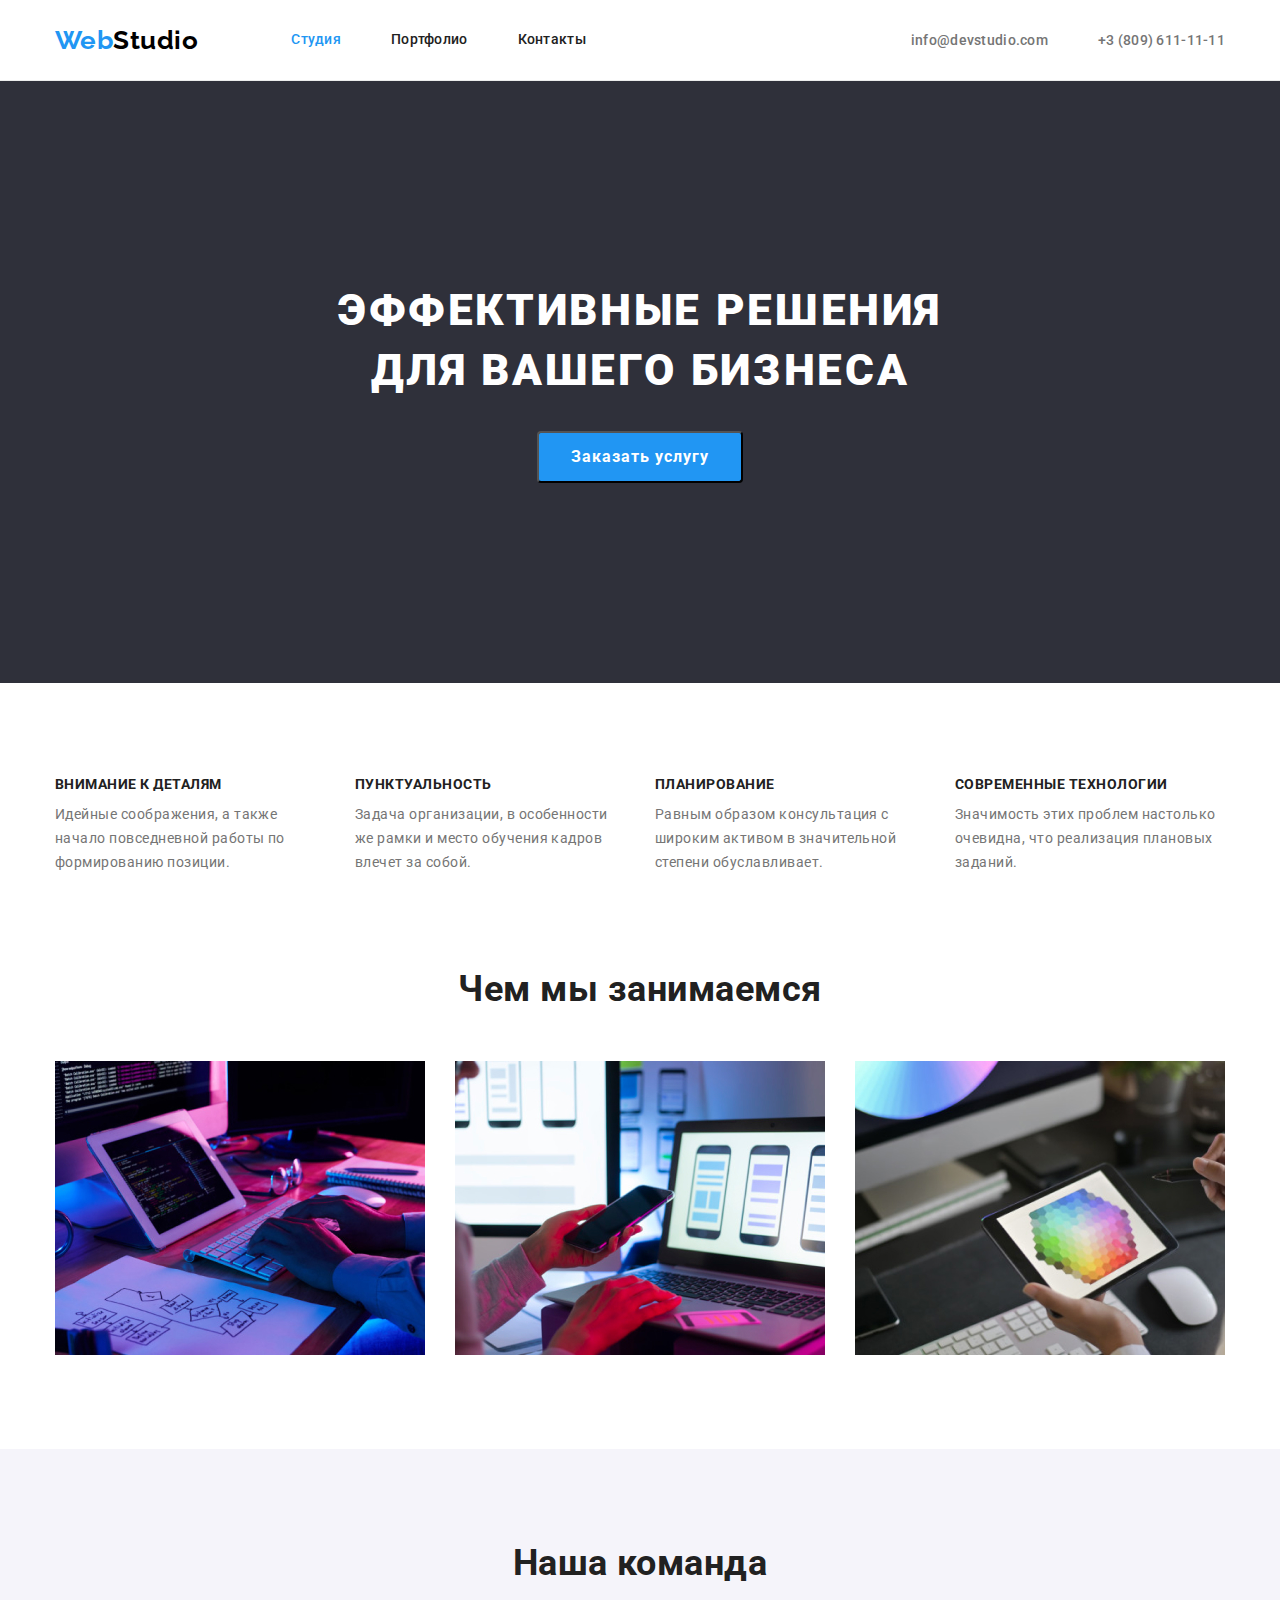
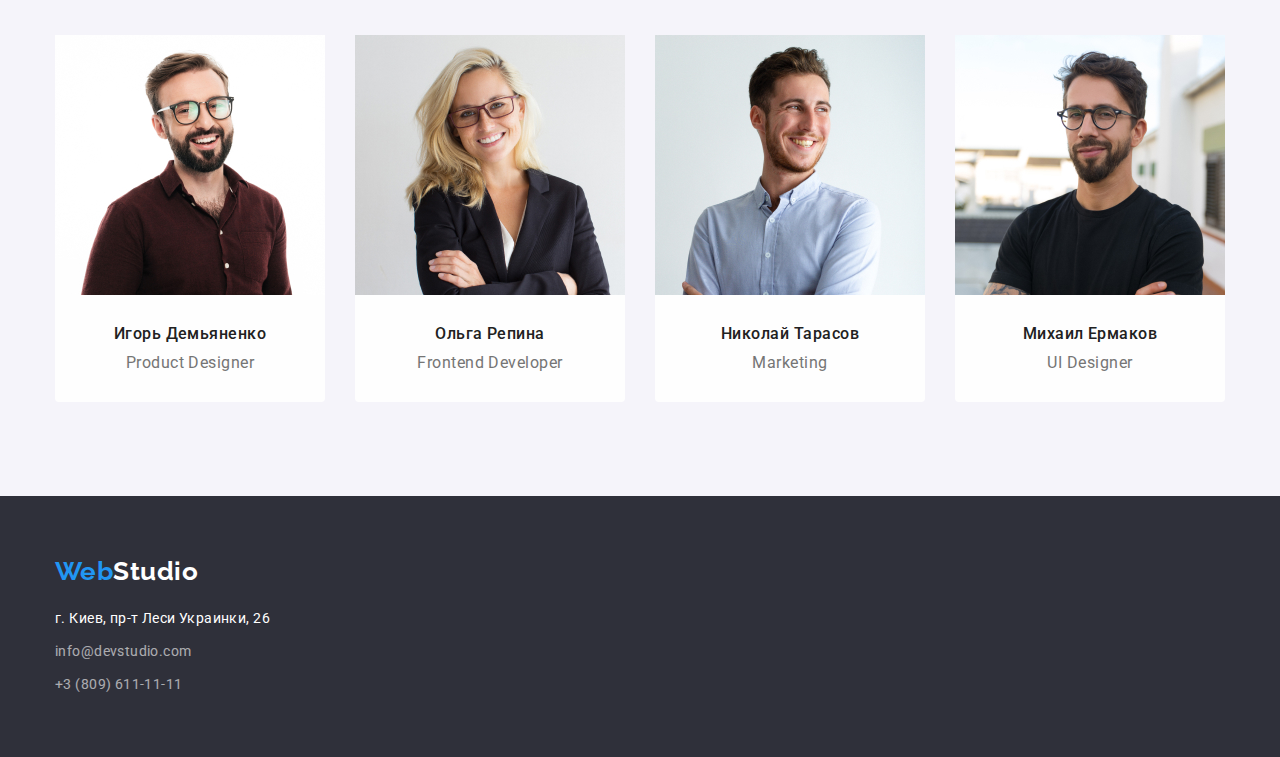
<file: index.html>
<!DOCTYPE html>
<html lang="en">

<head>
    <meta charset="UTF-8">
    <meta http-equiv="X-UA-Compatible" content="IE=edge">
    <meta name="viewport" content="width=device-width, initial-scale=1.0">
    <title>Document</title>
    <link rel="stylesheet" href="https://cdnjs.cloudflare.com/ajax/libs/modern-normalize/1.0.0/modern-normalize.min.css" />
    <link rel="preconnect" href="https://fonts.googleapis.com">
    <link rel="preconnect" href="https://fonts.gstatic.com" crossorigin>
    <link
        href="https://fonts.googleapis.com/css2?family=Raleway:wght@400;700&family=Roboto:wght@400;500;700;900&display=swap"
        rel="stylesheet">
    <link rel="stylesheet" href="./css/styles.css" />
</head>


<body>
    
                         <!-- О нас -->
        <header class="page-header">
            <div class="container heder-inside">
                <nav class="page-logo">
                    <a href="./index.html" class="logo"><span class="web-blue">Web</span>Studio</a>
                
                    <ul class="site-nav list">
                        <li class="h-left"><a href="" class="link current h-block">Студия</a></li>
                        <li class="h-left"><a href="./portfolio.html" class="link h-block">Портфолио</a></li>
                        <li><a href="" class="link h-block">Контакты</a></li>
                    </ul>
                </nav>
                
                            <!-- Ссылка на адрес электронной почты -->
                <ul class="d-flex list">
                    <li>
                        <a href="mailto:info@devstudio.com" class="auth-nav list">info@devstudio.com</a>
                    </li>

                                <!-- Ссылка на телефонный номер -->
                    <li class="aunt-address">
                        <a href="tel:+38096111111" class="auth-nav list">+3 (809) 611-11-11</a>
                    </li>
                </ul>
            </div>
        </header>
    
    

        <main>
                             <!-- Заказ услуг -->
            <section class="hero ">
                <div class="container">
                        <h1 class="hero-title"> Эффективные решения <br />для вашего бизнеса</h1>
                        <button class="button-hero" type="button"> Заказать услугу</button>
                </div>
            </section>
    
                                 <!-- Мы все сделаем в лутчшем виде -->
            <section class="services">
                
                <div class="container">

                    <ul class="list site-nav">
                        <li class="about-us">
                            <h3 class="not bold">Внимание к деталям</h3>
                            <p class="not text-p">
                                Идейные соображения, а также начало повседневной работы по формированию позиции.
                            </p>
                        </li>
                        <li class="about-us">
                            <h3 class="not bold">Пунктуальность</h3>
                            <p class="not text-p">
                                Задача организации, в особенности же рамки и место обучения кадров влечет за собой.
                            </p>
                        </li>
                        <li class="about-us">
                            <h3 class="not bold">Планирование</h3>
                            <p class="not text-p">
                                Равным образом консультация с широким активом в значительной степени обуславливает.
                            </p>
                        </li>
                        <li class="about-us">
                            <h3 class="not bold">Современные технологии</h3>
                            <p class="not text-p">
                                Значимость этих проблем настолько очевидна, что реализация плановых заданий.
                            </p>
                        </li>
                    </ul>
                   
                </div>

            </section>
    
                                 <!-- Чем мы занимаемся -->
            <section class="services-1">
                <div class="container">
                    <h2 class="section-title">Чем мы занимаемся</h2>
                    <ul class="list d-flex">
                        <li class="flexbox">
                            <img src="./images/box 1.jpg" alt="programmer" width="370">
                        </li>
                        <li class="flexbox">
                            <img src="./images/box 2.jpg" alt="design development" width="370">
                        </li>
                        <li>
                            <img src="./images/box 3.jpg" alt="tablet" width="370">
                        </li>
                    </ul>
                </div>
            </section>
    
                                 <!-- Наша команда -->
            <section class="services b-color">
                <div class="container">
                    <h2 class="section-title">Наша команда</h2>
                    <ul class="list d-flex">
                        <li class="team-card flexbox">
                            <img src="./images/img.jpg" alt="Product Designer" width="270">
                            <div class="command">
                                <h3 class="name">Игорь Демьяненко</h3>
                                <p class="specialty not">Product Designer</p>
                            </div>
                        </li>
                        <li class="team-card flexbox">
                            <img src="./images/img-1.jpg" alt="Frontend Developer" width="270">
                            <div class="command">
                                <h3 class="name">Ольга Репина</h3>
                                <p class="specialty not">Frontend Developer</p>
                            </div>
                        </li>
                        <li class="team-card flexbox">
                            <img src="./images/img-2.jpg" alt="Marketing" width="270">
                            <div class="command">
                                <h3 class="name">Николай Тарасов</h3>
                                <p class="specialty not">Marketing</p>
                            </div>
                        </li>
                        <li class="team-card">
                            <img src="./images/img-3.jpg" alt="UI Designer" width="270">
                            <div class="command">
                                <h3 class="name">Михаил Ермаков</h3>
                                <p class="specialty not">UI Designer</p>
                            </div>
                        </li>
                    </ul>
                </div>
            </section>
        </main>

    
    
                              <!-- Футер -->
        <footer class="down">
            <div class="container musor">

                    <a href="./index.html" class="down-logo"><span class="web-blue">Web</span>Studio</a>
                  
                <address class="musor footer-links">
                    <ul class="list">
                        <!-- Адрес -->
                        <li class="footer-link">
                            <a href class="address-d list">г. Киев, пр-т Леси Украинки, 26</a>
                        </li>
                        <!-- Ссылка на адрес электронной почты -->
                        <li class="footer-link">
                            <a href="mailto:info@devstudio.com" class="d-auth" class="auth-nav list">info@devstudio.com</a>
                        </li>
                        <!-- Ссылка на телефонный номер -->
                        <li class="footer-link">
                            <a href="tel:+38096111111" class="d-auth" class="auth-nav list">+3 (809) 611-11-11</a>
                        </li>
                    </ul>                   
                </address>

            </div>
        </footer>
    
</body>


</html>
</file>
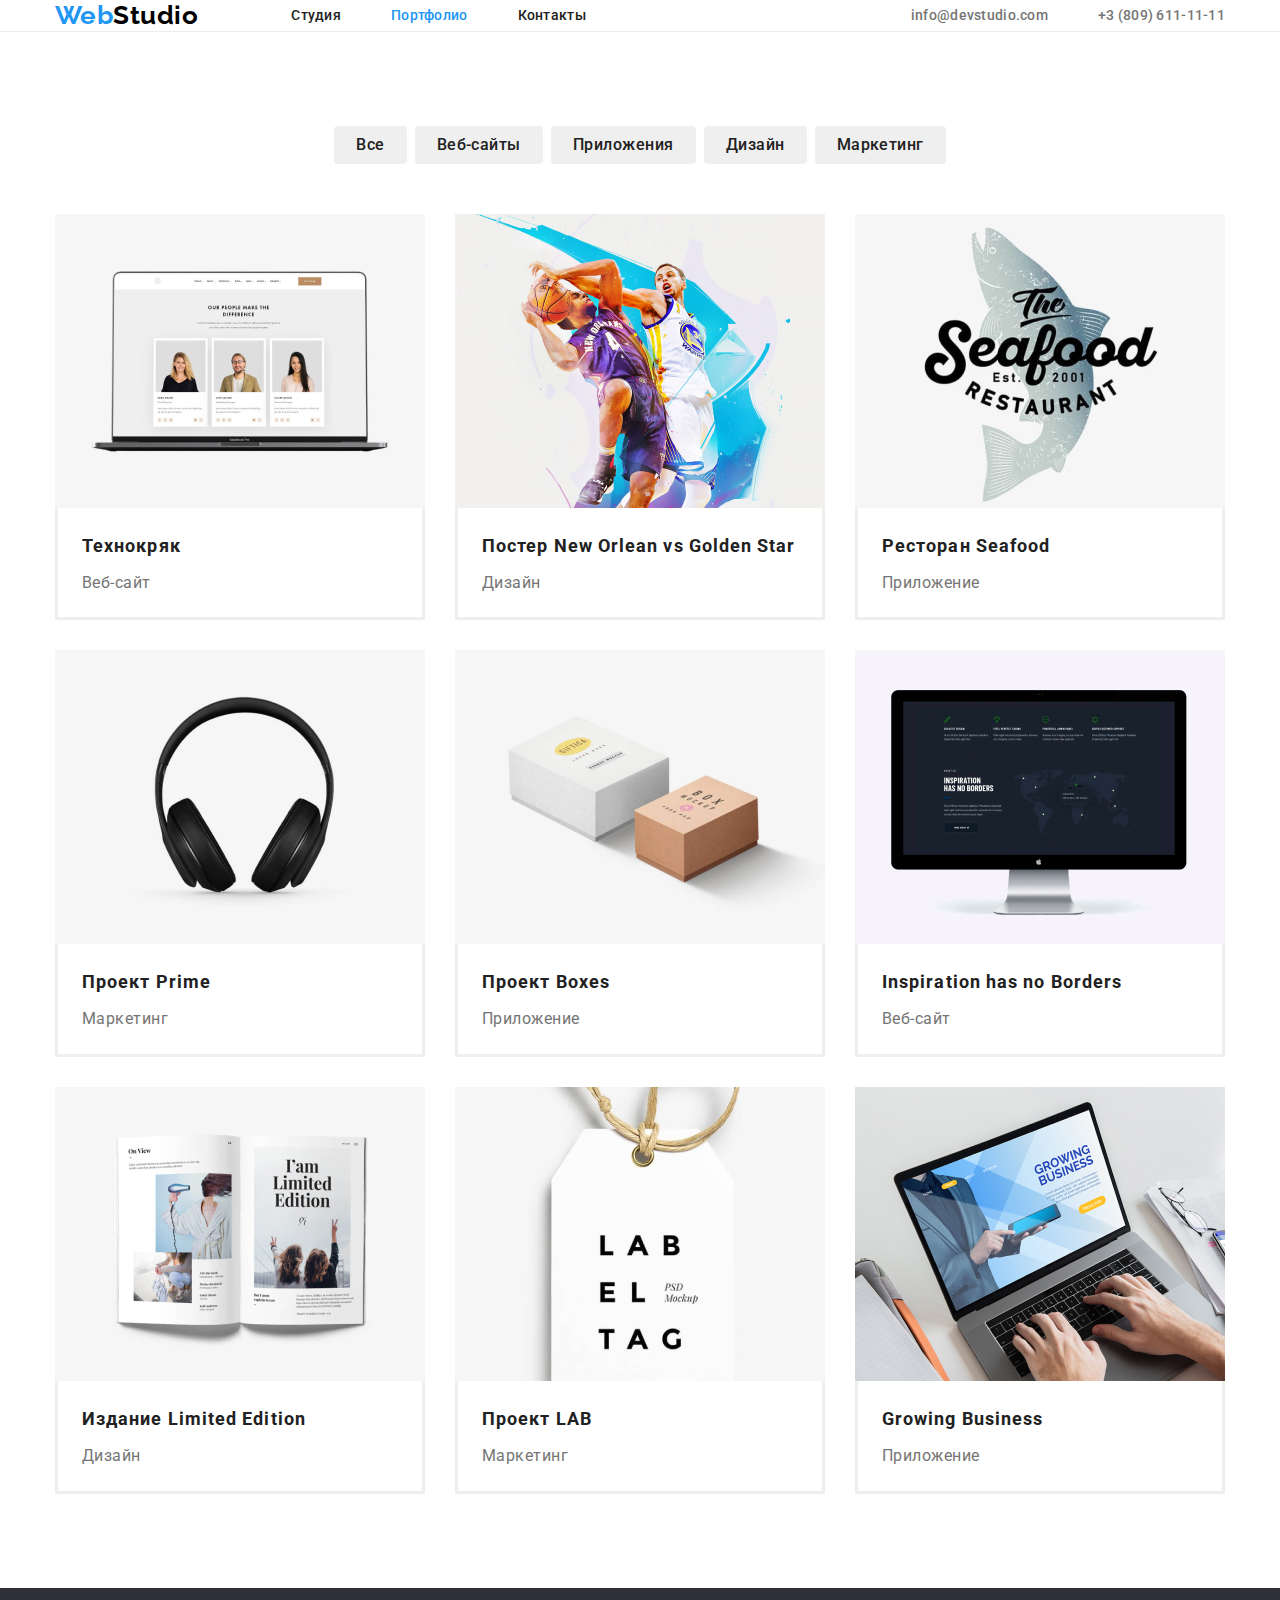
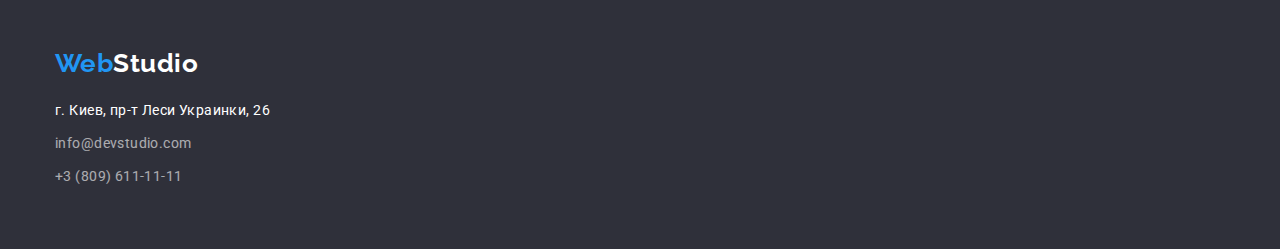
<file: portfolio.html>
<!DOCTYPE html>
<html lang="en">

<head>
    <meta charset="UTF-8">
    <meta http-equiv="X-UA-Compatible" content="IE=edge">
    <meta name="viewport" content="width=device-width, initial-scale=1.0">
    <title>Document</title>
    <link rel="stylesheet" href="https://cdnjs.cloudflare.com/ajax/libs/modern-normalize/1.0.0/modern-normalize.min.css" />
    <link rel="stylesheet" href="./css/styles.css" />
    <link rel="preconnect" href="https://fonts.googleapis.com">
    <link rel="preconnect" href="https://fonts.gstatic.com" crossorigin>
    <link
        href="https://fonts.googleapis.com/css2?family=Raleway:wght@400;700&family=Roboto:wght@400;500;700;900&display=swap"
        rel="stylesheet">
    <link href="https://fonts.googleapis.com/css2?family=Raleway:wght@400;700&display=swap" rel="stylesheet">
</head>



<body>
    
    <!-- О нас -->
    
    <header class="page-header">
        <div class="heder-inside container">
            <nav class="page-logo">
                <a href="./index.html" class="logo"><span class="web-blue">Web</span>Studio</a>
    
                <ul class="site-nav list">
                    <li class="h-left h-retreat"><a href="./index.html" class="link">Студия</a></li>
                    <li class="h-left h-retreat"><a href="./portfolio.html" class="link current">Портфолио</a></li>
                    <li class="h-retreat"><a href="" class="link">Контакты</a></li>
                </ul>
            </nav>
    
                            <!-- Ссылка на адрес электронной почты -->
            <ul class="d-flex list">
                <li>
                    <a href="mailto:info@devstudio.com" class="auth-nav list">info@devstudio.com</a>
                </li>

                            <!-- Ссылка на телефонный номер -->
                <li class="aunt-address">
                    <a href="tel:+38096111111" class="auth-nav list">+3 (809) 611-11-11</a>
                </li>
            </ul>
        </div>
    </header>
        
    <main>
        <section class="services">
    
            <div class="container">
                <h1 class="hidden">страница portfolio</h1>

                         <!-- Навигация по сайту -->
                <ul class="touch list">
                    <li class="touch-one">
                        <button class="touch1">Все</button>
                    </li>
                    <li class="touch-one">
                        <button class="touch1">Веб-сайты</button>
                    </li>
                    <li class="touch-one">
                        <button class="touch1">Приложения</button>
                    </li>
                    <li class="touch-one">
                        <button class="touch1">Дизайн</button>
                    </li>
                    <li class="touch-one">
                        <button class="touch1">Маркетинг</button>
                    </li>
                </ul>
            
        
    
                             <!-- Наши услуги -->
            
                <ul class="list portfolio-list">

                    <li class="portfolio-cards">
                        <a href="">
                            <img src="./images/img-4.jpg" alt="Веб-сайт" width="370">
                            <div class="cards-text">
                                <h3 class="headlines">Технокряк</h3>
                                <p class="description">Веб-сайт</p>
                            </div>
                        </a>
                    </li>

                    <li class="portfolio-cards">
                        <a href="">
                            <img src="./images/img-5.jpg" alt="баскетбол" width="370">
                            <div class="cards-text">
                                <h3 class="headlines">Постер New Orlean vs Golden Star</h3>
                                <p class="description">Дизайн</p>
                            </div>
                        </a>
                    </li>

                    <li class="portfolio-cards">
                        <a href="">
                            <img src="./images/img-6.jpg" alt="риба" width="370">
                            <div class="cards-text">
                                <h3 class="headlines">Ресторан Seafood</h3>
                                <p class="description">Приложение</p>
                            </div>
                        </a>
                    </li>

                    <li class="portfolio-cards">
                        <a href="">
                            <img src="./images/img-7.jpg" alt="навушники" width="370">
                            <div class="cards-text">
                                <h3 class="headlines">Проект Prime</h3>
                                <p class="description">Маркетинг</p>
                            </div>
                        </a>
                    </li>

                    <li class="portfolio-cards">
                        <a href="">
                            <img src="./images/img-8.jpg" alt="коробки" width="370">
                            <div class="cards-text">
                                <h3 class="headlines">Проект Boxes</h3>
                                <p class="description">Приложение</p>
                            </div>               
                        </a>
                    </li>

                    <li class="portfolio-cards">
                        <a href="">
                            <img src="./images/img-9.jpg" alt="монитор" width="370">
                            <div class="cards-text">
                                <h3 class="headlines">Inspiration has no Borders</h3>
                                <p class="description">Веб-сайт</p>
                            </div>
                        </a>
                    </li>

                    <li class="portfolio-cards">
                        <a href="">
                            <img src="./images/img-10.jpg" alt="журнал" width="370">
                            <div class="cards-text">
                                <h3 class="headlines">Издание Limited Edition</h3>
                                <p class="description">Дизайн</p>
                            </div>
                        </a>
                    </li>

                    <li class="portfolio-cards">
                        <a href="">
                            <img src="./images/img-11.jpg" alt="бирка" width="370">
                            <div class="cards-text">
                                <h3 class="headlines">Проект LAB</h3>
                                <p class="description">Маркетинг</p>
                            </div>
                        </a>
                    </li>

                    <li class="portfolio-cards">
                        <a href="">
                            <img src="./images/img-12.jpg" alt="ноутбук" width="370">
                            <div class="cards-text">
                                <h3 class="headlines">Growing Business</h3>
                                <p class="description">Приложение</p>
                            </div>
                        </a>
                    </li>

                </ul>
            </div>
    
        </section>
    </main>

    
    
                        <!-- Футер -->
    <footer class="down">
        <div class="container musor">
    
            <a href="./index.html" class="down-logo"><span class="web-blue">Web</span>Studio</a>
    
            <address class="musor footer-links">
                <ul class="list">
                    <!-- Адрес -->
                    <li class="footer-link">
                        <a href class="address-d list">г. Киев, пр-т Леси Украинки, 26</a>
                    </li>
                    <!-- Ссылка на адрес электронной почты -->
                    <li class="footer-link">
                        <a href="mailto:info@devstudio.com" class="d-auth" class="auth-nav list">info@devstudio.com</a>
                    </li>
                    <!-- Ссылка на телефонный номер -->
                    <li class="footer-link">
                        <a href="tel:+38096111111" class="d-auth" class="auth-nav list">+3 (809) 611-11-11</a>
                    </li>
                </ul>
            </address>
    
        </div>
    </footer>
    
    
    
</body>


</html>
</file>
<file: css/styles.css>
:root {
  --primary-text-color: #212121;
  --grey-text-color: #757575;
  --accent-color: #2196f3;
  --main-text-color: #ffffff;
}

body {
  margin: 0px;
  background: #ffffff;
  color: var(--primary-text-color);
  font-family: Roboto, sans-serif;
  letter-spacing: 0.03em;
}

a {
  text-decoration: none;
}

img {
  display: block;
}

.container {
  width: 1200px;
  padding: 0px 15px 0px 15px;
  margin: 0px auto;
}

.services {
  padding: 94px 0px 94px 0px;
  margin: 0px auto;
}
.services-1 {
  padding-bottom: 94px;
}

.web-blue {
  color: var(--accent-color);
}

.list {
  list-style: none;
  margin: 0px;
  padding: 0px;
}

/* logo */
.logo {
  font-family: Raleway, sans-serif;
  color: #000000;
  font-weight: 700;
  font-size: 26px;
  line-height: 1.19;
  text-decoration: none;
  cursor: pointer;
  margin-right: 93px;
}

.page-logo {
  display: flex;
  align-items: center;
}

.d-flex {
  display: flex;
}

.aunt-address {
  margin-left: 50px;
}

/* page header */

.page-header {
  border-bottom: 1px solid;
  border-color: #ececec;
}

.heder-inside {
  background: #ffffff;
  display: flex;
  justify-content: space-between;
  align-items: center;
}

/* nav */
.site-nav {
  display: flex;
}

.site-nav .link {
  font-weight: 500;
  font-size: 14px;
  line-height: 1.14;
  letter-spacing: 0.02em;
  color: var(--primary-text-color);
  text-decoration: none;
  cursor: pointer;
}

.site-nav .link:hover,
.site-nav .link:focus {
  color: var(--accent-color);
  cursor: pointer;
}

.site-nav .link.current {
  color: var(--accent-color);
  cursor: pointer;
}

.h-block {
  display: block;
  padding: 32px 0px 32px 0px;
}

.h-left {
  margin-right: 50px;
}

/* address */
.auth-nav {
  color: var(--grey-text-color);
  font-weight: 500;
  font-size: 14px;
  line-height: 1.14;
  letter-spacing: 0.02em;
  text-decoration: none;
}

.auth-nav:hover,
.auth-nav:focus {
  color: var(--accent-color);
}

/* hero */
.hero-title {
  color: var(--main-text-color);
  font-style: normal;
  font-weight: 900;
  font-size: 44px;
  line-height: 1.36;
  text-align: center;
  letter-spacing: 0.06em;
  text-transform: uppercase;
  margin: 0px;
}

.hero-main {
  width: 100%;
  max-width: 1600px;
  margin-left: auto;
  margin-right: auto;
}

.hero {
  background: #2f303a;
  padding: 200px 0px 200px 0px;
  text-align: center;
  max-width: 1600px;
  margin: 0px auto;
}

.about-us {
  width: 270px;
  margin-right: 30px;
}

.about-us:nth-child(4n) {
  margin-right: 0px;
}

.not {
  margin: 0px;
}

/* text main */
.bold {
  margin-bottom: 10px;
  font-size: 14px;
  line-height: 1.14;
  text-transform: uppercase;
}

.text-p {
  font-size: 14px;
  line-height: 1.71;
  color: var(--grey-text-color);
}
.flexbox {
  margin-right: 30px;
}

/* section */
.section-title {
  font-size: 36px;
  line-height: 1.16;
  text-align: center;
  margin: 0px 0px 50px 0px;
}

/* workers */
.b-color {
  background: #f5f4fa;
}

.team-card {
  background-color: #fefefe;
  border-bottom-left-radius: 4px;
  border-bottom-right-radius: 4px;
  text-align: center;
}

.name {
  font-style: normal;
  font-weight: 500;
  font-size: 16px;
  line-height: 1.18;
  color: var(--primary-text-color);
  margin: 0px;
}

.specialty {
  font-style: normal;
  font-weight: normal;
  font-size: 16px;
  line-height: 1.18;
  color: var(--grey-text-color);
  margin-top: 10px;
}

.command {
  padding: 30px 0px;
}

.touch {
  display: flex;
  justify-content: center;
  margin-bottom: 50px;
}

.touch-one {
  margin-right: 8px;
}

.touch-one:nth-child(5n) {
  margin-right: 0px;
}

.touch1 {
  border: none;
  font-family: Roboto;
  font-style: normal;
  font-weight: 500;
  font-size: 16px;
  line-height: 1.6;
  letter-spacing: 0.03em;
  padding: 6px 22px 6px 22px;
  cursor: pointer;
  border-radius: 4px;
}

.touch1 {
  border-color: #f5f4fa;
  color: var(--primary-text-color);
  border: var(--accent-color);
}

.touch1:hover,
.touch1:focus {
  background-color: var(--accent-color);
  color: var(--main-text-color);
  box-shadow: 0px 3px 1px rgba(0, 0, 0, 0.1), 0px 1px 2px rgba(0, 0, 0, 0.08),
    0px 2px 2px rgba(0, 0, 0, 0.12);
}

.portfolio-list {
  display: flex;
  /* justify-content: space-between; */
  flex-wrap: wrap;
}

.portfolio-cards {
  margin: 0px 30px 30px 0px;
}

.portfolio-cards:nth-child(3n) {
  margin-right: 0px;
}

.portfolio-cards:nth-last-child(-n + 3) {
  margin-bottom: 0px;
}

.cards-text {
  padding: 20px 24px 20px 24px;
  border: solid #eeeeee;
  border-top: none;
}

.headlines {
  font-style: normal;
  font-weight: bold;
  font-size: 18px;
  line-height: 2;
  letter-spacing: 0.06em;
  color: var(--primary-text-color);
  margin: 0px;
}

.description {
  font-style: normal;
  font-weight: normal;
  font-size: 16px;
  line-height: 1.87;
  color: var(--grey-text-color);
  margin-top: 4px;
  margin-bottom: 0px;
  margin-left: 0px;
  margin-right: 0px;
}

/* .flex-element {
} */

.button {
  font-family: Roboto;
  font-style: normal;
  font-weight: bold;
  font-size: 16px;
  line-height: 1.8;
  letter-spacing: 0.06em;
  padding: 10px 32px 10px 32px;
  margin: 30px;
  color: var(--main-text-color);
  background-color: var(--accent-color);
  cursor: pointer;
}

.button-hero {
  font-family: Roboto;
  font-style: normal;
  font-weight: bold;
  font-size: 16px;
  line-height: 1.8;
  letter-spacing: 0.06em;
  padding: 10px 32px 10px 32px;
  margin: 30px 0px 0px;
  color: var(--main-text-color);
  background-color: var(--accent-color);
  cursor: pointer;
  border-radius: 4px;
}

/* footer */
.down {
  background: #2f303a;
  padding: 60px 0px;
}

.hidden {
  display: none;
}

.musor {
  max-width: 1200px;
  margin: 0px auto;
}

.down-logo {
  font-family: Raleway, sans-serif;
  color: #ffffff;
  font-weight: 700;
  font-size: 26px;
  line-height: 1.19;
  text-decoration: none;
  cursor: none;
}

.footer-links {
  margin-top: 20px;
}

.footer-link {
  margin-bottom: 9px;
}

.footer-link:nth-child(3n) {
  margin-bottom: 0px;
}

.d-auth:hover,
.d-auth:focus {
  color: var(--accent-color);
}

.d-auth {
  font-family: Roboto;
  font-style: normal;
  font-weight: normal;
  font-size: 14px;
  line-height: 1.7;
  color: #ffffff;
  opacity: 0.6;
  cursor: none;
  letter-spacing: 0.03em;
}

.address-d {
  font-family: Roboto;
  font-style: normal;
  font-weight: normal;
  color: var(--main-text-color);
  font-size: 14px;
  line-height: 1.7;
  cursor: none;
  letter-spacing: 0.03em;
}

.address-d:hover,
.address-d:focus {
  color: var(--accent-color);
}
</file>
